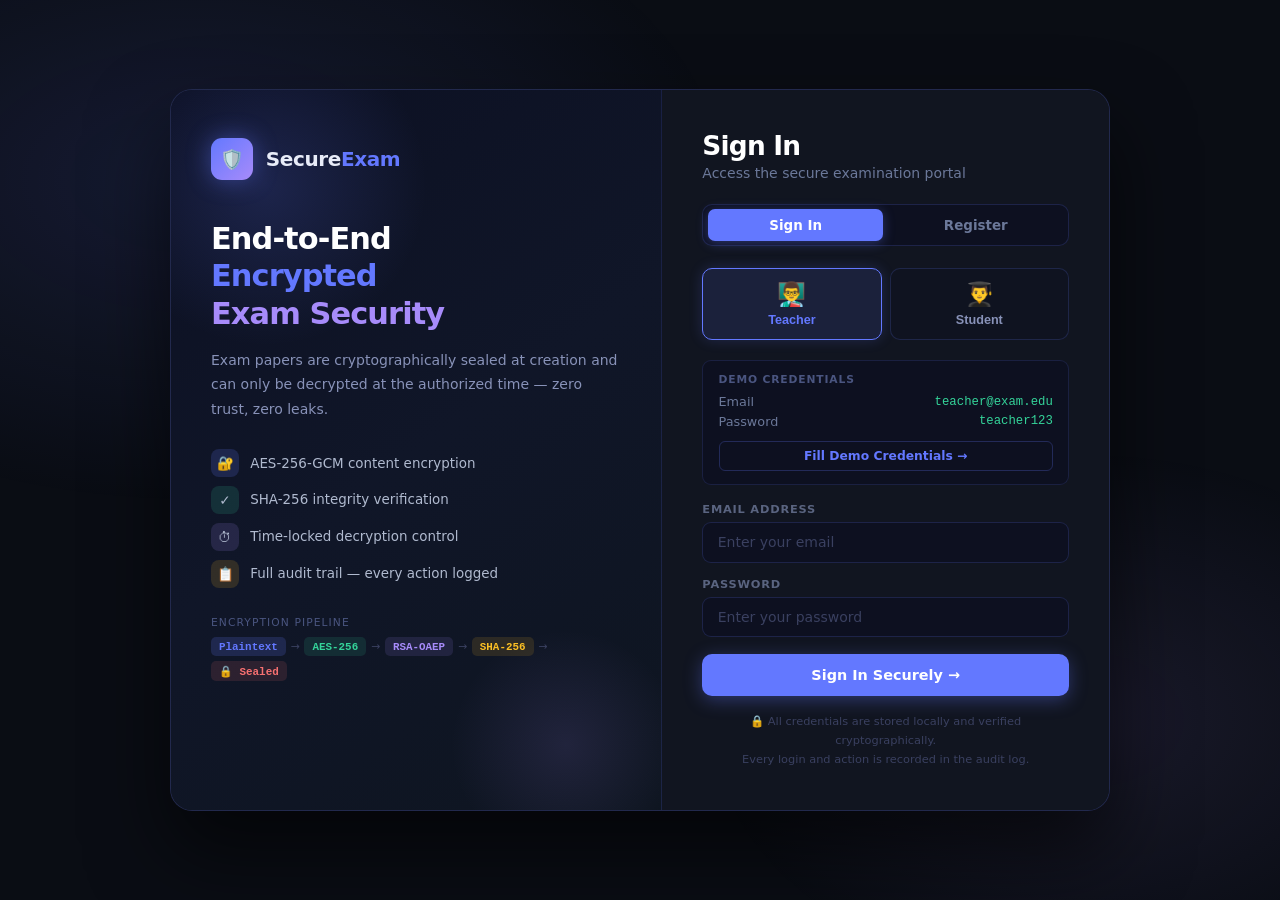
<file: index.html>
<!DOCTYPE html>
<html lang="en">
<head>
<meta charset="UTF-8"/>
<meta name="viewport" content="width=device-width,initial-scale=1.0"/>
<title>SecureExam — Login</title>
<style>
*{margin:0;padding:0;box-sizing:border-box}
/* NO height:100% on body — let page scroll naturally */
body{
  font-family:'Segoe UI',system-ui,sans-serif;
  background:#0a0d14;color:#e8ecf8;
  min-height:100vh;
  display:flex;align-items:center;justify-content:center;
  padding:2rem 1.5rem;
  position:relative;
}
body::before{
  content:'';position:fixed;inset:0;
  background:radial-gradient(ellipse 70% 60% at 15% 20%,rgba(99,120,255,.13) 0%,transparent 60%),
             radial-gradient(ellipse 50% 50% at 85% 80%,rgba(167,139,250,.1) 0%,transparent 60%);
  pointer-events:none;z-index:0;
}
.wrap{
  display:grid;grid-template-columns:1.1fr 1fr;
  width:100%;max-width:940px;
  background:#111520;border:1px solid rgba(99,120,255,.2);
  border-radius:22px;overflow:hidden;
  box-shadow:0 40px 80px rgba(0,0,0,.6);
  position:relative;z-index:1;
  animation:slideup .45s ease forwards;
}
@keyframes slideup{from{opacity:0;transform:translateY(20px)}to{opacity:1;transform:translateY(0)}}

/* ── LEFT PANEL ── */
.L{
  background:linear-gradient(145deg,#0c1023,#101628,#0e1520);
  padding:3rem 2.5rem;display:flex;flex-direction:column;
  position:relative;border-right:1px solid rgba(99,120,255,.15);overflow:hidden;
}
.L::before{content:'';position:absolute;width:350px;height:350px;
  background:radial-gradient(circle,rgba(99,120,255,.18) 0%,transparent 65%);
  top:-80px;left:-80px;pointer-events:none;}
.L::after{content:'';position:absolute;width:250px;height:250px;
  background:radial-gradient(circle,rgba(167,139,250,.12) 0%,transparent 65%);
  bottom:-60px;right:-30px;pointer-events:none;}
.brand{display:flex;align-items:center;gap:.8rem;margin-bottom:2.5rem;position:relative;z-index:1}
.bi{width:42px;height:42px;background:linear-gradient(135deg,#6378ff,#a78bfa);border-radius:11px;
  display:flex;align-items:center;justify-content:center;font-size:1.2rem;box-shadow:0 0 24px rgba(99,120,255,.45)}
.bn{font-size:1.25rem;font-weight:800;color:#e8ecf8;letter-spacing:-.02em}
.bn span{color:#6378ff}
.hero{flex:1;position:relative;z-index:1}
.hero h2{font-size:1.9rem;font-weight:800;line-height:1.22;letter-spacing:-.03em;color:#fff;margin-bottom:1rem}
.hero h2 .c1{color:#6378ff}.hero h2 .c2{color:#a78bfa}
.hero p{font-size:.875rem;color:#8892b8;line-height:1.75;margin-bottom:1.75rem}
.feats{display:flex;flex-direction:column;gap:.55rem;margin-bottom:1.75rem}
.feat{display:flex;align-items:center;gap:.7rem;font-size:.84rem;color:#b0bacf;font-weight:500}
.fdot{width:28px;height:28px;border-radius:8px;display:flex;align-items:center;justify-content:center;font-size:.85rem;flex-shrink:0}
.pll{font-size:.67rem;text-transform:uppercase;letter-spacing:.1em;color:#4a5580;margin-bottom:.55rem}
.pipe{display:flex;align-items:center;gap:.3rem;flex-wrap:wrap}
.ps{padding:.22rem .5rem;border-radius:5px;font-size:.68rem;font-weight:600;
  font-family:'Courier New',monospace;animation:blink 2.5s ease-in-out infinite}
@keyframes blink{0%,100%{opacity:1}50%{opacity:.45}}
.pa{color:#3a4060;font-size:.68rem}

/* ── RIGHT PANEL ── */
.R{background:#111520;padding:2.5rem;display:flex;flex-direction:column;justify-content:center;overflow-y:auto}
.R h3{font-size:1.65rem;font-weight:800;color:#fff;letter-spacing:-.03em;margin-bottom:.25rem}
.sub{font-size:.875rem;color:#6b7899;margin-bottom:1.4rem}

/* MODE TABS */
.mtabs{display:flex;background:#0d1020;border:1px solid rgba(99,120,255,.18);border-radius:10px;padding:.28rem;margin-bottom:1.35rem;gap:.28rem}
.mtab{flex:1;padding:.52rem;border:none;border-radius:7px;background:transparent;color:#6b7899;font-size:.84rem;font-weight:600;cursor:pointer;transition:all .2s;font-family:inherit}
.mtab.on{background:#6378ff;color:#fff;box-shadow:0 2px 12px rgba(99,120,255,.35)}

/* ROLE SELECTOR */
.rgrid{display:grid;grid-template-columns:1fr 1fr;gap:.5rem;margin-bottom:1.2rem}
.rbtn{padding:.75rem .5rem;border:1.5px solid rgba(99,120,255,.18);border-radius:10px;background:#0f1320;cursor:pointer;text-align:center;transition:all .18s}
.rbtn:hover{border-color:rgba(99,120,255,.5);background:rgba(99,120,255,.06)}
.rbtn.on{border-color:#6378ff;background:rgba(99,120,255,.12);box-shadow:0 0 14px rgba(99,120,255,.2)}
.rbtn .ri{font-size:1.45rem;display:block;margin-bottom:.28rem}
.rbtn .rl{font-size:.79rem;font-weight:700;color:#8892b8}
.rbtn.on .rl{color:#6378ff}

/* DEMO BOX */
.dbox{background:#0d1020;border:1px solid rgba(99,120,255,.15);border-radius:9px;padding:.8rem .95rem;margin-bottom:1.1rem}
.dbox .dt{font-size:.67rem;text-transform:uppercase;letter-spacing:.08em;color:#4a5580;margin-bottom:.5rem;font-weight:600}
.dr{display:flex;justify-content:space-between;align-items:center;margin-bottom:.28rem;font-size:.8rem}
.dr .dk{color:#6b7899}.dr .dv{color:#34d399;font-family:'Courier New',monospace;font-size:.77rem}
.dfill{width:100%;margin-top:.5rem;padding:.42rem;background:transparent;border:1px solid rgba(99,120,255,.25);
  border-radius:6px;color:#6378ff;font-size:.77rem;font-weight:600;cursor:pointer;transition:all .15s;font-family:inherit}
.dfill:hover{background:rgba(99,120,255,.1);border-color:#6378ff}

/* FORM FIELDS */
.fg{margin-bottom:.9rem}
.fg label{display:block;font-size:.71rem;font-weight:700;text-transform:uppercase;letter-spacing:.07em;color:#5a6480;margin-bottom:.38rem}
.fg input,.fg select{
  width:100%;padding:.7rem .9rem;
  background:#0d1020;border:1.5px solid rgba(99,120,255,.18);
  border-radius:9px;color:#e8ecf8;font-size:.875rem;font-family:inherit;
  outline:none;transition:all .2s;
}
.fg input:focus,.fg select:focus{border-color:#6378ff;box-shadow:0 0 0 3px rgba(99,120,255,.15);background:#0f1324}
.fg input::placeholder{color:#3a4060}
.fg select option{background:#111520}
.ferr{font-size:.71rem;color:#f87171;margin-top:.28rem;display:none}
.fg.err input,.fg.err select{border-color:#f87171;box-shadow:0 0 0 3px rgba(248,113,113,.1)}
.fg.err .ferr{display:block}

.sbtn{
  width:100%;padding:.8rem;background:#6378ff;border:none;border-radius:10px;
  color:#fff;font-size:.9rem;font-weight:700;cursor:pointer;transition:all .2s;
  box-shadow:0 4px 18px rgba(99,120,255,.35);font-family:inherit;margin-top:.15rem;
}
.sbtn:hover:not(:disabled){background:#7589ff;transform:translateY(-1px);box-shadow:0 6px 26px rgba(99,120,255,.45)}
.sbtn:disabled{opacity:.6;cursor:not-allowed;transform:none}

.errbox{background:rgba(248,113,113,.08);border:1px solid rgba(248,113,113,.28);border-radius:8px;padding:.65rem .9rem;color:#f87171;font-size:.82rem;margin-bottom:.85rem;display:none}
.okbox{background:rgba(52,211,153,.08);border:1px solid rgba(52,211,153,.28);border-radius:8px;padding:.65rem .9rem;color:#34d399;font-size:.82rem;margin-bottom:.85rem;display:none}
.foot{text-align:center;font-size:.71rem;color:#3a4060;margin-top:1rem;line-height:1.7}

/* TOASTS */
#tc{position:fixed;bottom:1.5rem;right:1.5rem;z-index:9999;display:flex;flex-direction:column;gap:.5rem;pointer-events:none}
.toast{background:#111520;border:1px solid rgba(99,120,255,.25);border-radius:10px;padding:.75rem 1rem;
  font-size:.83rem;color:#e8ecf8;display:flex;align-items:center;gap:.55rem;
  min-width:230px;animation:slideup .3s ease;box-shadow:0 8px 26px rgba(0,0,0,.45)}

@media(max-width:700px){
  .wrap{grid-template-columns:1fr}
  .L{display:none}
  .R{padding:2rem 1.5rem}
}
</style>
</head>
<body>
<div class="wrap">

  <!-- LEFT -->
  <div class="L">
    <div class="brand">
      <div class="bi">🛡️</div>
      <div class="bn">Secure<span>Exam</span></div>
    </div>
    <div class="hero">
      <h2>End-to-End<br><span class="c1">Encrypted</span><br><span class="c2">Exam Security</span></h2>
      <p>Exam papers are cryptographically sealed at creation and can only be decrypted at the authorized time — zero trust, zero leaks.</p>
      <div class="feats">
        <div class="feat"><div class="fdot" style="background:rgba(99,120,255,.18)">🔐</div>AES-256-GCM content encryption</div>
        <div class="feat"><div class="fdot" style="background:rgba(52,211,153,.15)">✓</div>SHA-256 integrity verification</div>
        <div class="feat"><div class="fdot" style="background:rgba(167,139,250,.15)">⏱</div>Time-locked decryption control</div>
        <div class="feat"><div class="fdot" style="background:rgba(251,191,36,.15)">📋</div>Full audit trail — every action logged</div>
      </div>
      <div class="pll">Encryption Pipeline</div>
      <div class="pipe">
        <span class="ps" style="background:rgba(99,120,255,.18);color:#6378ff">Plaintext</span>
        <span class="pa">→</span>
        <span class="ps" style="background:rgba(52,211,153,.12);color:#34d399;animation-delay:.4s">AES-256</span>
        <span class="pa">→</span>
        <span class="ps" style="background:rgba(167,139,250,.12);color:#a78bfa;animation-delay:.8s">RSA-OAEP</span>
        <span class="pa">→</span>
        <span class="ps" style="background:rgba(251,191,36,.12);color:#fbbf24;animation-delay:1.2s">SHA-256</span>
        <span class="pa">→</span>
        <span class="ps" style="background:rgba(248,113,113,.12);color:#f87171;animation-delay:1.6s">🔒 Sealed</span>
      </div>
    </div>
  </div>

  <!-- RIGHT -->
  <div class="R">
    <h3 id="pt">Sign In</h3>
    <p class="sub" id="ps">Access the secure examination portal</p>

    <div class="mtabs">
      <button class="mtab on" id="t-login" onclick="setMode('login')">Sign In</button>
      <button class="mtab" id="t-signup" onclick="setMode('signup')">Register</button>
    </div>

    <div class="rgrid">
      <button class="rbtn on" id="t-T" onclick="selRole('teacher')"><span class="ri">👨‍🏫</span><span class="rl">Teacher</span></button>
      <button class="rbtn" id="t-S" onclick="selRole('student')"><span class="ri">👨‍🎓</span><span class="rl">Student</span></button>
    </div>

    <!-- Demo credentials (login only) -->
    <div class="dbox" id="dbox">
      <div class="dt">Demo Credentials</div>
      <div class="dr"><span class="dk">Email</span><span class="dv" id="de">teacher@exam.edu</span></div>
      <div class="dr"><span class="dk">Password</span><span class="dv" id="dp">teacher123</span></div>
      <button class="dfill" onclick="fillDemo()">Fill Demo Credentials →</button>
    </div>

    <div class="errbox" id="errbox"></div>
    <div class="okbox"  id="okbox"></div>

    <!-- LOGIN FORM -->
    <div id="lf">
      <div class="fg" id="fg-le">
        <label>Email Address</label>
        <input type="email" id="l-e" placeholder="Enter your email"/>
        <div class="ferr">Please enter a valid email address.</div>
      </div>
      <div class="fg" id="fg-lp">
        <label>Password</label>
        <input type="password" id="l-p" placeholder="Enter your password" onkeydown="if(event.key==='Enter')doLogin()"/>
        <div class="ferr">Password is required.</div>
      </div>
      <button class="sbtn" id="lbtn" onclick="doLogin()">Sign In Securely →</button>
    </div>

    <!-- SIGNUP FORM -->
    <div id="sf" style="display:none">
      <div class="fg" id="fg-sn">
        <label>Full Name</label>
        <input type="text" id="s-n" placeholder="e.g. Dr. Ravi Sharma"/>
        <div class="ferr">Full name is required.</div>
      </div>
      <div class="fg" id="fg-se">
        <label>Email Address</label>
        <input type="email" id="s-e" placeholder="your@college.edu"/>
        <div class="ferr">Please enter a valid email address.</div>
      </div>
      <div class="fg" id="fg-si" style="display:none">
        <label>Student ID / Roll Number</label>
        <input type="text" id="s-i" placeholder="e.g. CS2024001"/>
        <div class="ferr">Student ID is required.</div>
      </div>
      <div class="fg" id="fg-sp">
        <label>Password <span style="color:#4a5580;text-transform:none;letter-spacing:0">(min 6 chars)</span></label>
        <input type="password" id="s-p" placeholder="Choose a password"/>
        <div class="ferr">Password must be at least 6 characters.</div>
      </div>
      <div class="fg" id="fg-sc">
        <label>Confirm Password</label>
        <input type="password" id="s-c" placeholder="Re-enter password" onkeydown="if(event.key==='Enter')doSignup()"/>
        <div class="ferr" id="scerr">Passwords do not match.</div>
      </div>
      <button class="sbtn" id="sbtn" onclick="doSignup()">Create Account →</button>
    </div>

    <div class="foot">🔒 All credentials are stored locally and verified cryptographically.<br>Every login and action is recorded in the audit log.</div>
  </div>
</div>
<div id="tc"></div>

<script>
/* ────────────────────────────────────────────────────────────────
   STORE  –  sessionStorage "database"
   Every user action is logged via logAudit().
   Users are persisted in sessionStorage under 'se_users'.
   ──────────────────────────────────────────────────────────────── */
const Store = (() => {
  const K = { EXAMS:'se_exams', USERS:'se_users', AUDIT:'se_audit', CU:'se_cu' };

  function _get(k){ try{ return JSON.parse(sessionStorage.getItem(k)) || null; }catch{ return null; } }
  function _set(k,v){ sessionStorage.setItem(k, JSON.stringify(v)); }

  /* USERS */
  function _seed(){
    const u = [
      { id:'u1', name:'Dr. Sharma',  email:'teacher@exam.edu',  password:'teacher123', role:'teacher',  createdAt: new Date().toISOString() },
      { id:'u2', name:'Arjun Mehta', email:'student1@exam.edu', password:'student123', role:'student', studentId:'CS2021001', createdAt: new Date().toISOString() },
      { id:'u3', name:'Priya Patel', email:'student2@exam.edu', password:'student456', role:'student', studentId:'CS2021002', createdAt: new Date().toISOString() },
      { id:'u4', name:'Rahul Singh', email:'student3@exam.edu', password:'student789', role:'student', studentId:'CS2021003', createdAt: new Date().toISOString() }
    ];
    _set(K.USERS, u); return u;
  }
  function getUsers(){ return _get(K.USERS) || _seed(); }
  function getUserByEmail(e){ return getUsers().find(u => u.email.toLowerCase() === e.toLowerCase().trim()); }
  function getUserById(id){ return getUsers().find(u => u.id === id); }

  function registerUser(data){
    const users = getUsers();
    if(getUserByEmail(data.email)) return { success:false, error:'An account with this email already exists.' };
    const user = {
      id: 'u_'+Date.now(),
      name: data.name.trim(),
      email: data.email.toLowerCase().trim(),
      password: data.password,
      role: data.role,
      studentId: data.studentId || null,
      createdAt: new Date().toISOString()
    };
    users.push(user);
    _set(K.USERS, users);
    logAudit('REGISTER', user.id, 'New account registered: '+user.name+' ('+user.role+')');
    return { success:true, user };
  }

  /* AUTH */
  function login(email, pass){
    const u = getUserByEmail(email);
    if(!u) return { success:false, error:'No account found with this email.' };
    if(u.password !== pass) return { success:false, error:'Incorrect password.' };
    _set(K.CU, { ...u, session:{ loginTime: new Date().toISOString() } });
    logAudit('LOGIN', u.id, 'Logged in: '+u.name);
    return { success:true, user:u };
  }
  function logout(){
    const u = getCurrentUser();
    if(u) logAudit('LOGOUT', u.id, 'Logged out: '+u.name);
    sessionStorage.removeItem(K.CU);
  }
  function getCurrentUser(){ return _get(K.CU); }

  /* EXAMS */
  function getExams(){ return _get(K.EXAMS) || []; }
  function getExamById(id){ return getExams().find(e => e.id === id); }
  function getExamsForTeacher(tid){ return getExams().filter(e => e.createdBy === tid); }
  function getExamsForStudent(sid){ return getExams().filter(e => (e.enrolledStudents||[]).includes(sid)); }
  function saveExam(exam){ const ex = getExams(), i = ex.findIndex(e=>e.id===exam.id); if(i>=0)ex[i]=exam; else ex.push(exam); _set(K.EXAMS,ex); return exam; }
  function createExam(data){
    const exam = { id:'ex_'+Date.now(), title:data.title, subject:data.subject,
      duration:parseInt(data.duration), scheduledTime:data.scheduledTime,
      decryptWindow:parseInt(data.decryptWindow)||10, createdBy:data.createdBy,
      createdAt:new Date().toISOString(), status:'draft',
      enrolledStudents:data.enrolledStudents||[], encryptedPackage:null, submissions:[] };
    logAudit('EXAM_CREATED', data.createdBy, 'Exam created: '+data.title);
    return saveExam(exam);
  }
  function attachEncryptedPackage(examId, pkg, uid){
    const e = getExamById(examId); if(!e) return null;
    e.encryptedPackage = pkg; e.status = 'encrypted';
    logAudit('EXAM_ENCRYPTED', uid, 'Paper encrypted: '+e.title, { hash:pkg.hash });
    return saveExam(e);
  }
  function addSubmission(examId, sub){
    const e = getExamById(examId); if(!e) return null;
    e.submissions = e.submissions||[];
    const i = e.submissions.findIndex(s=>s.studentId===sub.studentId);
    if(i>=0) e.submissions[i]=sub; else e.submissions.push(sub);
    logAudit('SUBMISSION', sub.studentId, 'Exam submitted: '+e.title, { answerHash:sub.answerHash });
    return saveExam(e);
  }
  function getSubmission(examId, sid){ const e=getExamById(examId); return e ? (e.submissions||[]).find(s=>s.studentId===sid) : null; }
  function isExamUnlocked(exam){
    if(!exam.scheduledTime||!exam.encryptedPackage) return false;
    return Date.now() >= new Date(exam.scheduledTime).getTime() - (exam.decryptWindow||10)*60000;
  }
  function getExamPhase(exam){
    if(!exam.scheduledTime) return 'unscheduled';
    const now=Date.now(), start=new Date(exam.scheduledTime).getTime();
    const end=start+(exam.duration||60)*60000, win=(exam.decryptWindow||10)*60000;
    if(now < start-win) return 'upcoming';
    if(now < start) return 'unlocking_soon';
    if(now < end) return 'active';
    return 'ended';
  }

  /* AUDIT */
  function logAudit(action, userId, msg, meta={}){
    const logs = _get(K.AUDIT)||[];
    logs.unshift({ id:'lg_'+Date.now(), action, userId, message:msg, meta, timestamp:new Date().toISOString() });
    _set(K.AUDIT, logs.slice(0,500));
  }
  function getAuditLog(n=100){ return (_get(K.AUDIT)||[]).slice(0,n); }

  /* SEED DEMO EXAMS */
  function seedDemoExams(){
    if(getExams().length > 0) return;
    const t=getUserByEmail('teacher@exam.edu'), s1=getUserByEmail('student1@exam.edu'),
          s2=getUserByEmail('student2@exam.edu'), s3=getUserByEmail('student3@exam.edu');
    const now = new Date();
    createExam({ title:'Data Structures & Algorithms — Mid Sem', subject:'CS301', duration:120, scheduledTime:new Date(now.getTime()+3600000).toISOString(), decryptWindow:10, createdBy:t.id, enrolledStudents:[s1.id,s2.id,s3.id] });
    createExam({ title:'Computer Networks — Unit Test 1', subject:'CS302', duration:60, scheduledTime:new Date(now.getTime()+10800000).toISOString(), decryptWindow:5, createdBy:t.id, enrolledStudents:[s1.id,s2.id] });
    createExam({ title:'Operating Systems — Final Exam', subject:'CS303', duration:180, scheduledTime:new Date(now.getTime()-86400000).toISOString(), decryptWindow:5, createdBy:t.id, enrolledStudents:[s1.id,s2.id,s3.id] });
  }

  return { getUsers, getUserByEmail, getUserById, registerUser, login, logout, getCurrentUser,
    getExams, getExamById, getExamsForTeacher, getExamsForStudent,
    saveExam, createExam, attachEncryptedPackage, addSubmission, getSubmission,
    isExamUnlocked, getExamPhase, logAudit, getAuditLog, seedDemoExams };
})();

/* ── INIT ── */
Store.seedDemoExams();
const cu = Store.getCurrentUser();
if(cu) { location.href = cu.role==='teacher' ? 'pages/teacher.html' : 'pages/student.html'; throw new Error('Redirecting'); }

/* ── STATE ── */
let mode = 'login';
let role = 'teacher';
const DEMO = { teacher:{e:'teacher@exam.edu',p:'teacher123'}, student:{e:'student1@exam.edu',p:'student123'} };

/* ── HELPERS ── */
function $(id){ return document.getElementById(id); }
function isEmail(v){ return /^[^\s@]+@[^\s@]+\.[^\s@]{2,}$/.test(v); }
function clearAll(){ document.querySelectorAll('.fg').forEach(f=>f.classList.remove('err')); $('errbox').style.display='none'; $('okbox').style.display='none'; }
function fErr(id,msg){ const el=$(id); if(!el) return; el.classList.add('err'); if(msg){const fe=el.querySelector('.ferr'); if(fe)fe.textContent=msg;} }
function showErr(m){ $('errbox').textContent='✕  '+m; $('errbox').style.display='block'; $('okbox').style.display='none'; }
function showOk(m){  $('okbox').textContent='✓  '+m;  $('okbox').style.display='block'; $('errbox').style.display='none'; }
function toast(m,t='info'){
  const c=$('tc'), el=document.createElement('div'); el.className='toast';
  const col={success:'#34d399',error:'#f87171',info:'#6378ff'}[t]||'#6378ff';
  el.innerHTML=`<span style="color:${col};font-weight:800">${t==='success'?'✓':t==='error'?'✕':'ℹ'}</span> ${m}`;
  c.appendChild(el);
  setTimeout(()=>{ el.style.transition='opacity .3s'; el.style.opacity='0'; setTimeout(()=>el.remove(),300); },3000);
}

/* ── MODE / ROLE ── */
function setMode(m){
  mode = m;
  const isL = m==='login';
  $('t-login').classList.toggle('on',isL); $('t-signup').classList.toggle('on',!isL);
  $('lf').style.display = isL?'':'none'; $('sf').style.display = isL?'none':'';
  $('dbox').style.display = isL?'':'none';
  $('pt').textContent = isL?'Sign In':'Create Account';
  $('ps').textContent = isL?'Access the secure examination portal':'Register a new SecureExam account';
  // Re-apply role state so student ID field shows/hides correctly on mode switch
  $('fg-si').style.display = (!isL && role==='student') ? '' : 'none';
  clearAll();
}
function selRole(r){
  role = r;
  $('t-T').classList.toggle('on',r==='teacher'); $('t-S').classList.toggle('on',r==='student');
  $('de').textContent = DEMO[r]?.e || ''; $('dp').textContent = DEMO[r]?.p || '';
  $('fg-si').style.display = (r==='student' && mode==='signup') ? '' : 'none';
}
function fillDemo(){ $('l-e').value=DEMO[role].e; $('l-p').value=DEMO[role].p; }

/* ── LOGIN ──
   NOTE: No role check on login — we auto-redirect based on account role.
   This prevents the bug where a student registers then gets a "wrong role" error. */
function doLogin(){
  clearAll();
  const email=$('l-e').value.trim(), pass=$('l-p').value;
  let ok=true;
  if(!isEmail(email)){ fErr('fg-le','Please enter a valid email.'); ok=false; }
  if(!pass){ fErr('fg-lp','Password is required.'); ok=false; }
  if(!ok) return;
  const btn=$('lbtn'); btn.disabled=true; btn.textContent='Verifying...';
  setTimeout(()=>{
    const res = Store.login(email,pass);
    btn.disabled=false; btn.textContent='Sign In Securely →';
    if(!res.success){ showErr(res.error); return; }
    // Soft role hint (not a hard block) — just update the role tab to match
    if(res.user.role !== role) selRole(res.user.role);
    toast('Welcome, '+res.user.name+'!','success');
    setTimeout(()=>{ location.href = res.user.role==='teacher'?'pages/teacher.html':'pages/student.html'; },700);
  }, 600);
}

/* ── SIGNUP ── */
function doSignup(){
  clearAll();
  const name=$('s-n').value.trim(), email=$('s-e').value.trim();
  const sid=$('s-i').value.trim(), pass=$('s-p').value, cpass=$('s-c').value;
  let ok=true;
  if(!name){ fErr('fg-sn','Full name is required.'); ok=false; }
  if(!isEmail(email)){ fErr('fg-se','Please enter a valid email.'); ok=false; }
  if(role==='student' && !sid){ fErr('fg-si','Student ID is required.'); ok=false; }
  if(pass.length<6){ fErr('fg-sp','Password must be at least 6 characters.'); ok=false; }
  if(pass!==cpass){ fErr('fg-sc','Passwords do not match.'); ok=false; }
  if(!ok) return;
  const btn=$('sbtn'); btn.disabled=true; btn.textContent='Creating account...';
  setTimeout(()=>{
    const res = Store.registerUser({ name, email, password:pass, role, studentId:sid||null });
    btn.disabled=false; btn.textContent='Create Account →';
    if(!res.success){ showErr(res.error); return; }
    showOk('Account created! Signing you in...');
    // Switch to login tab, pre-fill, then login — pass registeredRole explicitly
    const registeredRole = role; // capture before setMode resets anything
    setTimeout(()=>{
      setMode('login');
      selRole(registeredRole); // ensure role tab matches what they registered as
      $('l-e').value=email;
      $('l-p').value=pass;
      doLogin();
    }, 1000);
  }, 600);
}

/* ── INIT ROLE ── */
selRole('teacher');
</script>
</body>
</html>
</file>
